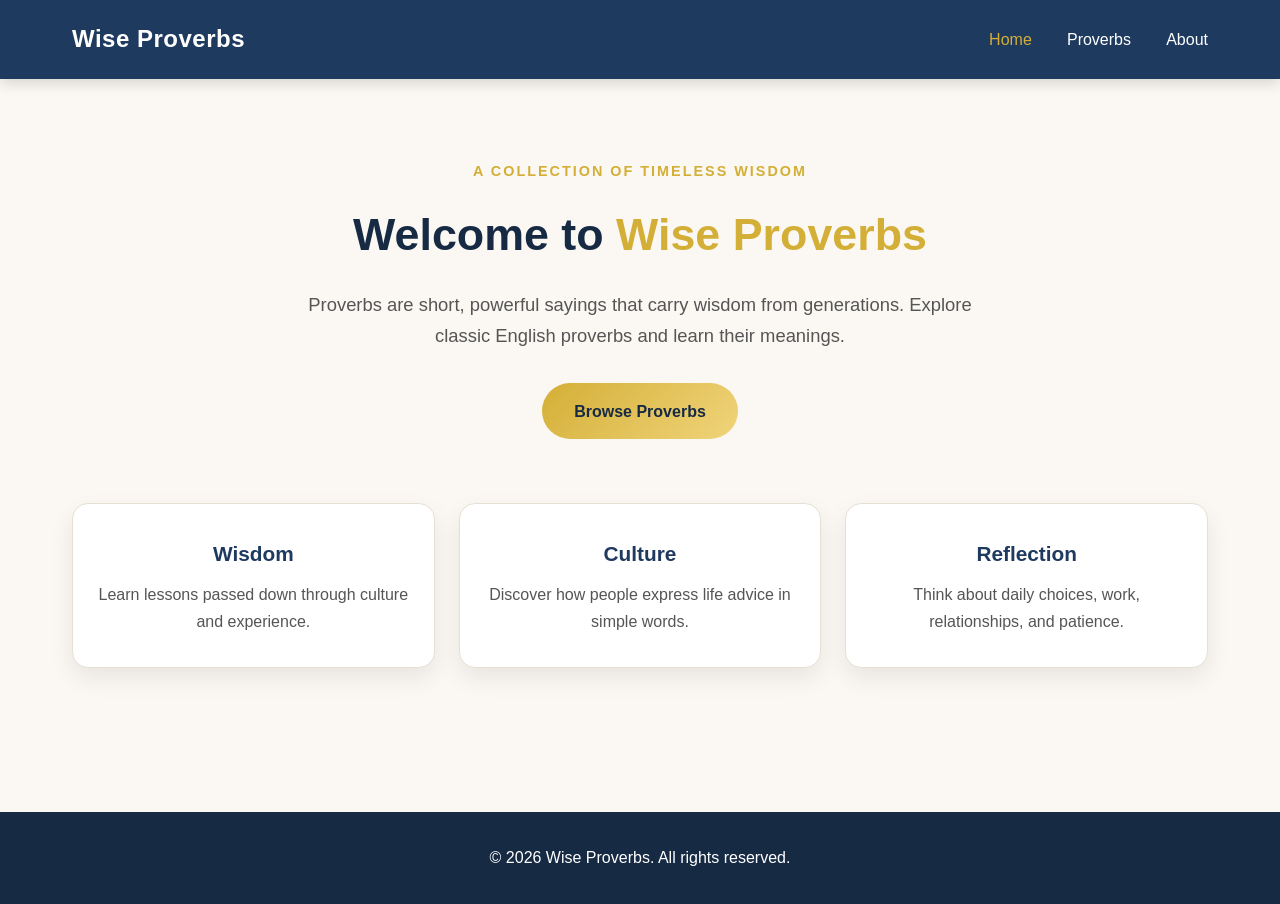
<file: index.html>
<!DOCTYPE html>
<html lang="en">
<head>
    <meta charset="UTF-8" />
    <meta name="viewport" content="width=device-width, initial-scale=1.0" />
    <title>Home | Wise Proverbs</title>
    <link rel="stylesheet" href="style.css" />
    <link rel="icon" href="图标一.png" type="image/png">
</head>
<body>
    <header class="site-header">
        <nav class="navbar">
            <div class="logo">Wise Proverbs</div>
            <ul class="nav-links">
                <li><a href="index.html" class="active">Home</a></li>
                <li><a href="proverbs.html">Proverbs</a></li>
                <li><a href="about.html">About</a></li>
            </ul>
            <div class="menu-btn" id="menuBtn">☰</div>
        </nav>
    </header>

    <main>
        <section class="hero">
            <div class="hero-content">
                <p class="eyebrow">A Collection of Timeless Wisdom</p>
                <h1>Welcome to <span>Wise Proverbs</span></h1>
                <p class="hero-text">
                    Proverbs are short, powerful sayings that carry wisdom from generations.
                    Explore classic English proverbs and learn their meanings.
                </p>
                <a href="proverbs.html" class="btn btn-primary">Browse Proverbs</a>
            </div>

            <div class="hero-cards">
                <div class="info-card">
                    <h3>Wisdom</h3>
                    <p>Learn lessons passed down through culture and experience.</p>
                </div>
                <div class="info-card">
                    <h3>Culture</h3>
                    <p>Discover how people express life advice in simple words.</p>
                </div>
                <div class="info-card">
                    <h3>Reflection</h3>
                    <p>Think about daily choices, work, relationships, and patience.</p>
                </div>
            </div>
        </section>
    </main>

    <footer class="site-footer">
        <p>&copy; 2026 Wise Proverbs. All rights reserved.</p>
    </footer>

    <script src="script.js"></script>
</body>
</html>
</file>
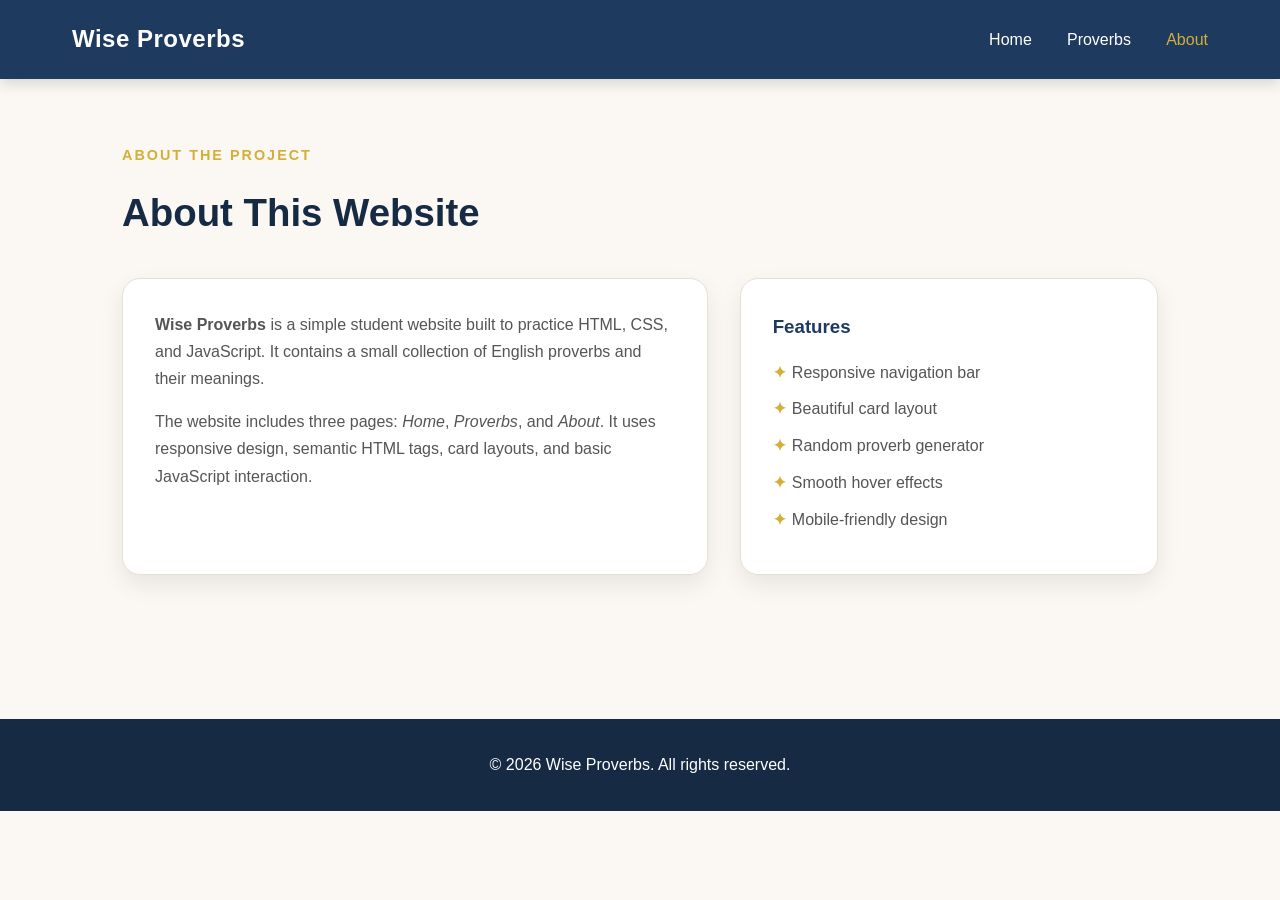
<file: about.html>
<!DOCTYPE html>
<html lang="en">
<head>
    <meta charset="UTF-8" />
    <meta name="viewport" content="width=device-width, initial-scale=1.0" />
    <title>About | Wise Proverbs</title>
    <link rel="stylesheet" href="style.css" />
</head>
<body>
    <header class="site-header">
        <nav class="navbar">
            <div class="logo">Wise Proverbs</div>
            <ul class="nav-links">
                <li><a href="index.html">Home</a></li>
                <li><a href="proverbs.html">Proverbs</a></li>
                <li><a href="about.html" class="active">About</a></li>
            </ul>
            <div class="menu-btn" id="menuBtn">☰</div>
        </nav>
    </header>

    <main>
        <section class="page-section about-section">
            <p class="eyebrow">About the Project</p>
            <h2>About This Website</h2>

            <div class="about-grid">
                <div class="about-text">
                    <p>
                        <strong>Wise Proverbs</strong> is a simple student website built to practice HTML, CSS, and
                        JavaScript. It contains a small collection of English proverbs and their meanings.
                    </p>
                    <p>
                        The website includes three pages: <em>Home</em>, <em>Proverbs</em>, and <em>About</em>.
                        It uses responsive design, semantic HTML tags, card layouts, and basic JavaScript
                        interaction.
                    </p>
                </div>

                <div class="about-features">
                    <h3>Features</h3>
                    <ul>
                        <li>Responsive navigation bar</li>
                        <li>Beautiful card layout</li>
                        <li>Random proverb generator</li>
                        <li>Smooth hover effects</li>
                        <li>Mobile-friendly design</li>
                    </ul>
                </div>
            </div>
        </section>
    </main>

    <footer class="site-footer">
        <p>&copy; 2026 Wise Proverbs. All rights reserved.</p>
    </footer>

    <script src="script.js"></script>
</body>
</html>
</file>
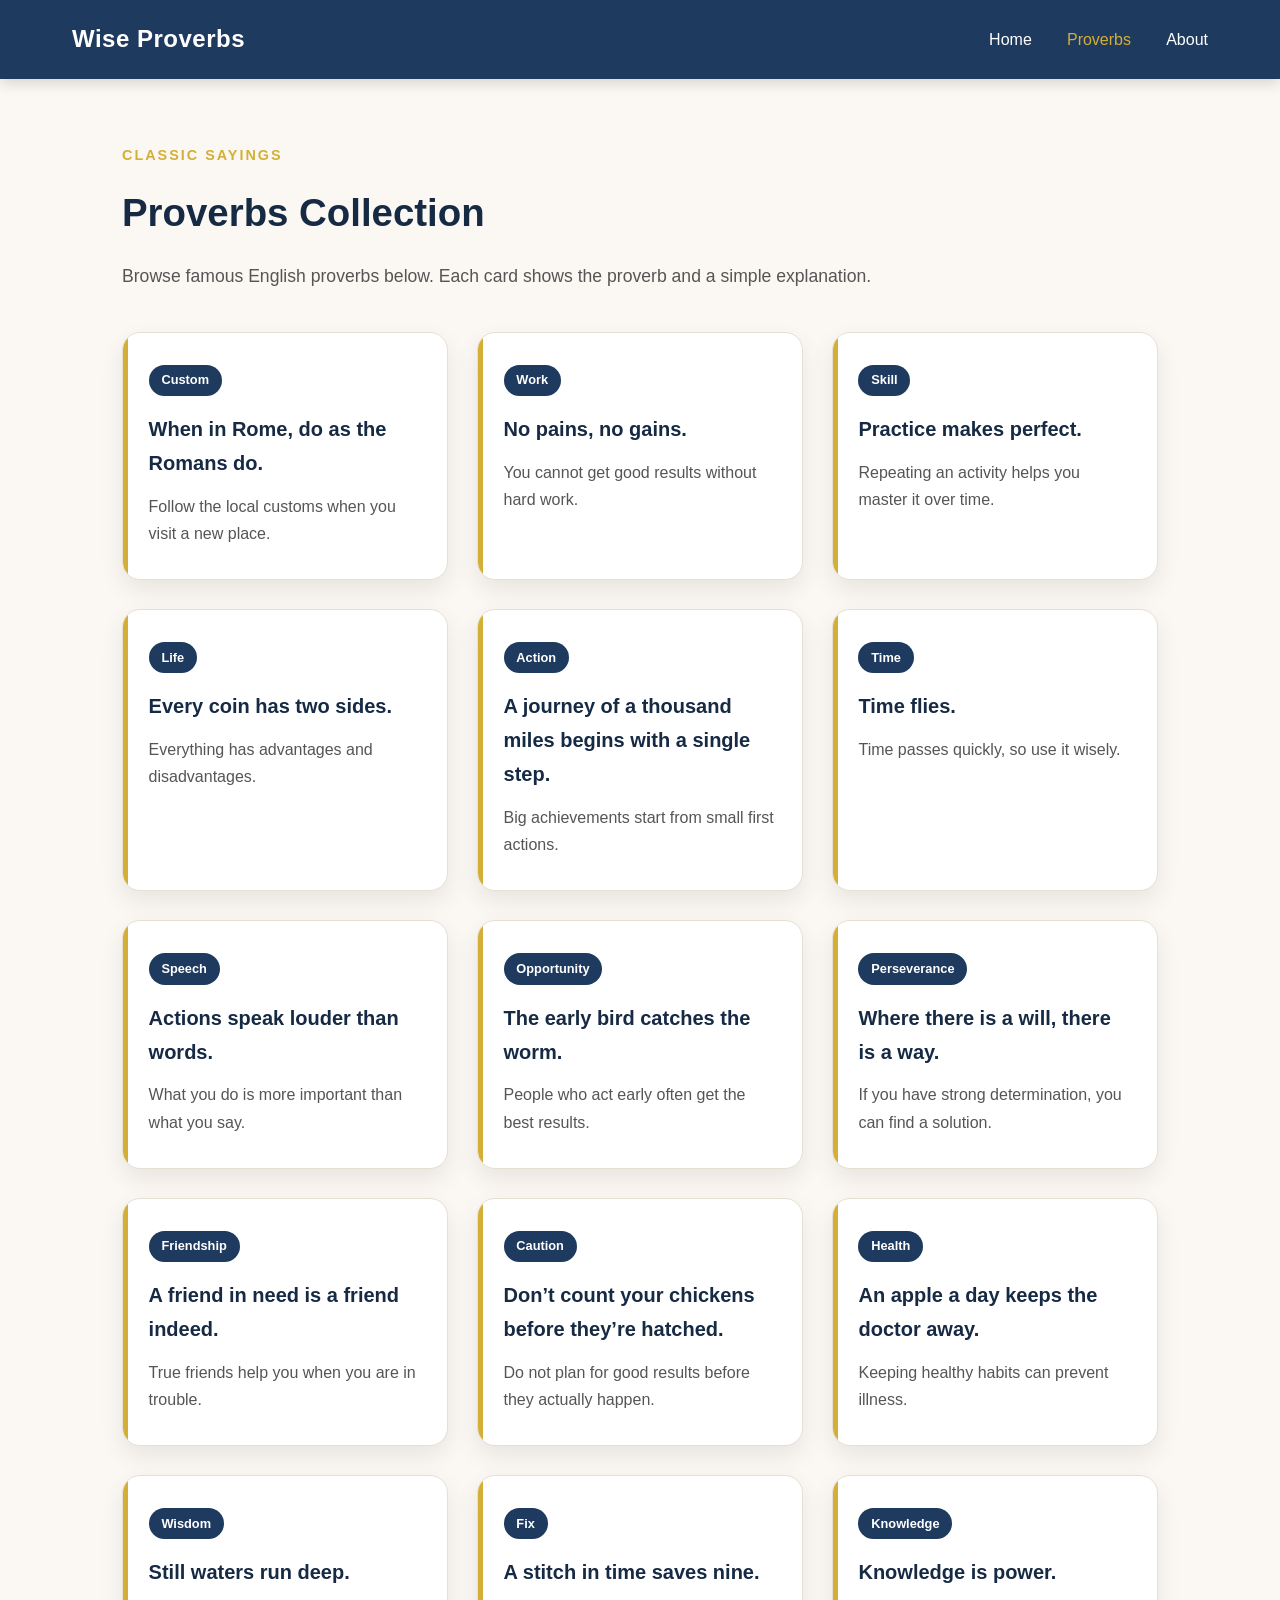
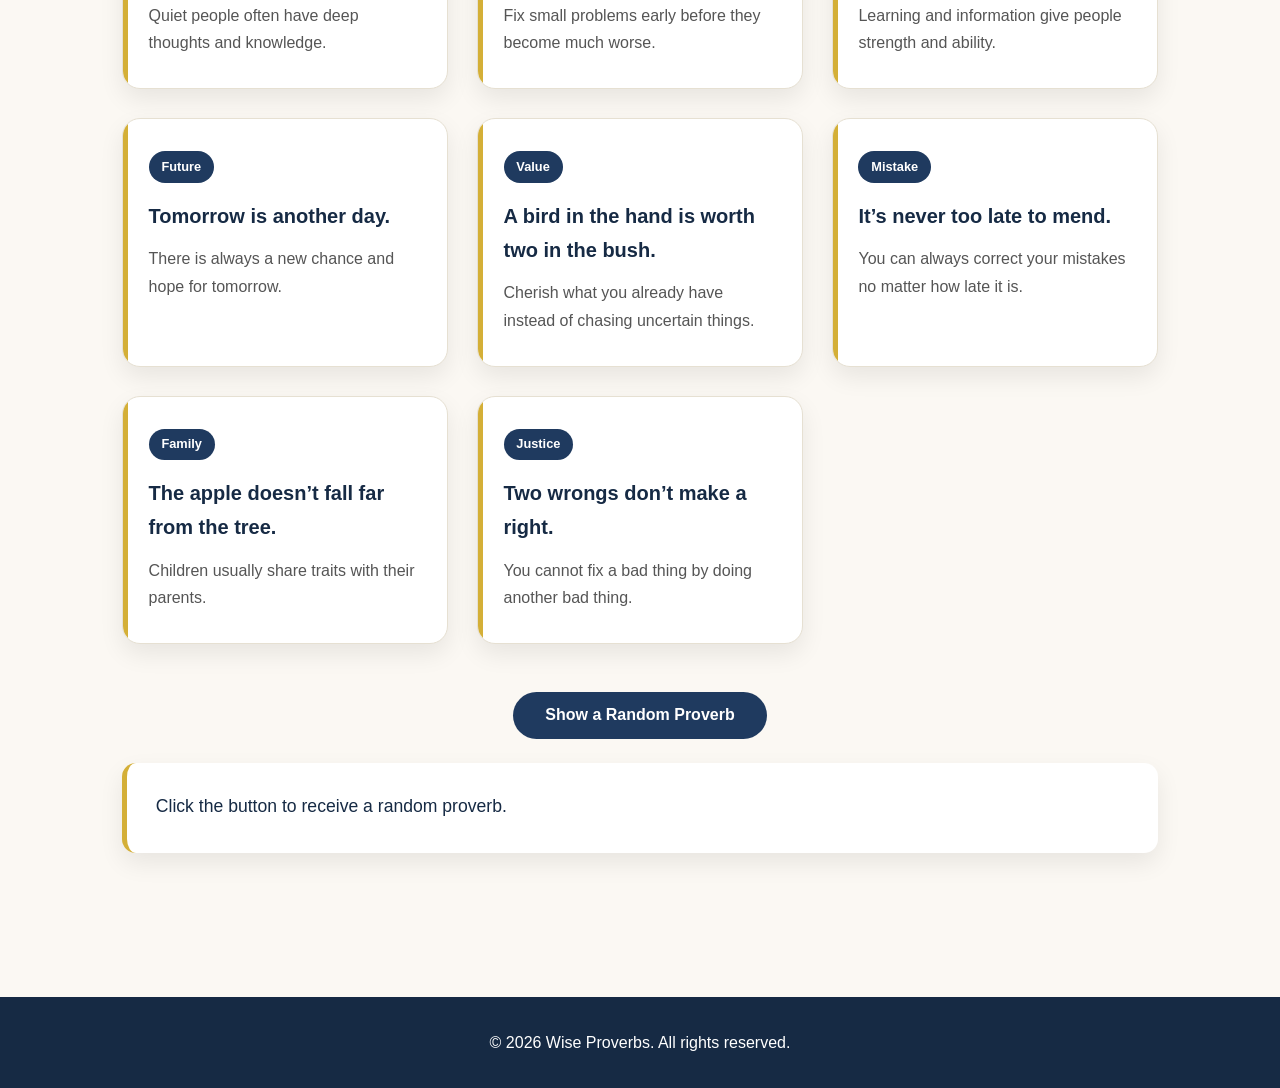
<file: proverbs.html>
<!DOCTYPE html>
<html lang="en">
<head>
    <meta charset="UTF-8" />
    <meta name="viewport" content="width=device-width, initial-scale=1.0" />
    <title>Proverbs | Wise Proverbs</title>
    <link rel="stylesheet" href="style.css" />
</head>
<body>
    <header class="site-header">
        <nav class="navbar">
            <div class="logo">Wise Proverbs</div>
            <ul class="nav-links">
                <li><a href="index.html">Home</a></li>
                <li><a href="proverbs.html" class="active">Proverbs</a></li>
                <li><a href="about.html">About</a></li>
            </ul>
            <div class="menu-btn" id="menuBtn">☰</div>
        </nav>
    </header>

    <main>
        <section class="page-section">
            <p class="eyebrow">Classic Sayings</p>
            <h2>Proverbs Collection</h2>
            <p class="section-text">
                Browse famous English proverbs below. Each card shows the proverb and a simple explanation.
            </p>

            <div class="proverb-grid">
                <article class="proverb-card">
                    <span class="card-tag">Custom</span>
                    <h3>When in Rome, do as the Romans do.</h3>
                    <p>Follow the local customs when you visit a new place.</p>
                </article>

                <article class="proverb-card">
                    <span class="card-tag">Work</span>
                    <h3>No pains, no gains.</h3>
                    <p>You cannot get good results without hard work.</p>
                </article>

                <article class="proverb-card">
                    <span class="card-tag">Skill</span>
                    <h3>Practice makes perfect.</h3>
                    <p>Repeating an activity helps you master it over time.</p>
                </article>

                <article class="proverb-card">
                    <span class="card-tag">Life</span>
                    <h3>Every coin has two sides.</h3>
                    <p>Everything has advantages and disadvantages.</p>
                </article>

                <article class="proverb-card">
                    <span class="card-tag">Action</span>
                    <h3>A journey of a thousand miles begins with a single step.</h3>
                    <p>Big achievements start from small first actions.</p>
                </article>

                <article class="proverb-card">
                    <span class="card-tag">Time</span>
                    <h3>Time flies.</h3>
                    <p>Time passes quickly, so use it wisely.</p>
                </article>

                <article class="proverb-card">
                    <span class="card-tag">Speech</span>
                    <h3>Actions speak louder than words.</h3>
                    <p>What you do is more important than what you say.</p>
                </article>

                <article class="proverb-card">
                    <span class="card-tag">Opportunity</span>
                    <h3>The early bird catches the worm.</h3>
                    <p>People who act early often get the best results.</p>
                </article>

                <article class="proverb-card">
                    <span class="card-tag">Perseverance</span>
                    <h3>Where there is a will, there is a way.</h3>
                    <p>If you have strong determination, you can find a solution.</p>
                </article>

                <article class="proverb-card">
                    <span class="card-tag">Friendship</span>
                    <h3>A friend in need is a friend indeed.</h3>
                    <p>True friends help you when you are in trouble.</p>
                </article>

                <article class="proverb-card">
                    <span class="card-tag">Caution</span>
                    <h3>Don’t count your chickens before they’re hatched.</h3>
                    <p>Do not plan for good results before they actually happen.</p>
                </article>

                <article class="proverb-card">
                    <span class="card-tag">Health</span>
                    <h3>An apple a day keeps the doctor away.</h3>
                    <p>Keeping healthy habits can prevent illness.</p>
                </article>

                <article class="proverb-card">
                    <span class="card-tag">Wisdom</span>
                    <h3>Still waters run deep.</h3>
                    <p>Quiet people often have deep thoughts and knowledge.</p>
                </article>

                <article class="proverb-card">
                    <span class="card-tag">Fix</span>
                    <h3>A stitch in time saves nine.</h3>
                    <p>Fix small problems early before they become much worse.</p>
                </article>

                <article class="proverb-card">
                    <span class="card-tag">Knowledge</span>
                    <h3>Knowledge is power.</h3>
                    <p>Learning and information give people strength and ability.</p>
                </article>

                <article class="proverb-card">
                    <span class="card-tag">Future</span>
                    <h3>Tomorrow is another day.</h3>
                    <p>There is always a new chance and hope for tomorrow.</p>
                </article>

                <article class="proverb-card">
                    <span class="card-tag">Value</span>
                    <h3>A bird in the hand is worth two in the bush.</h3>
                    <p>Cherish what you already have instead of chasing uncertain things.</p>
                </article>

                <article class="proverb-card">
                    <span class="card-tag">Mistake</span>
                    <h3>It’s never too late to mend.</h3>
                    <p>You can always correct your mistakes no matter how late it is.</p>
                </article>

                <article class="proverb-card">
                    <span class="card-tag">Family</span>
                    <h3>The apple doesn’t fall far from the tree.</h3>
                    <p>Children usually share traits with their parents.</p>
                </article>

                <article class="proverb-card">
                    <span class="card-tag">Justice</span>
                    <h3>Two wrongs don’t make a right.</h3>
                    <p>You cannot fix a bad thing by doing another bad thing.</p>
                </article>
            </div>

            <div class="random-section">
                <button class="btn btn-secondary" id="randomBtn">Show a Random Proverb</button>
                <div class="random-box" id="randomResult">
                    <p>Click the button to receive a random proverb.</p>
                </div>
            </div>
        </section>
    </main>

    <footer class="site-footer">
        <p>&copy; 2026 Wise Proverbs. All rights reserved.</p>
    </footer>

    <script src="script.js"></script>
</body>
</html>
</file>
<file: style.css>
/* ===== Reset & Base ===== */
* {
    margin: 0;
    padding: 0;
    box-sizing: border-box;
}

:root {
    --primary: #1f3a5f;
    --primary-dark: #162a44;
    --accent: #d4af37;
    --accent-light: #f0d47a;
    --bg: #fbf8f3;
    --card-bg: #ffffff;
    --text: #222222;
    --text-light: #555555;
    --border: #e6e0d2;
    --shadow: 0 10px 25px rgba(0, 0, 0, 0.08);
}

html {
    scroll-behavior: smooth;
}

body {
    font-family: "Segoe UI", "Helvetica Neue", Arial, sans-serif;
    background-color: var(--bg);
    color: var(--text);
    line-height: 1.7;
}

a {
    text-decoration: none;
    color: inherit;
}

ul {
    list-style: none;
}

/* ===== Header & Navbar ===== */
.site-header {
    background-color: var(--primary);
    box-shadow: 0 4px 14px rgba(0, 0, 0, 0.15);
    position: sticky;
    top: 0;
    z-index: 100;
}

.navbar {
    max-width: 1200px;
    margin: 0 auto;
    padding: 1.2rem 2rem;
    display: flex;
    justify-content: space-between;
    align-items: center;
}

.logo {
    font-size: 1.5rem;
    font-weight: 800;
    color: #fff;
    letter-spacing: 0.5px;
}

.nav-links {
    display: flex;
    gap: 2.2rem;
}

.nav-links a {
    color: #fff;
    font-weight: 500;
    font-size: 1rem;
    transition: color 0.3s ease;
}

.nav-links a:hover,
.nav-links a.active {
    color: var(--accent);
}

.menu-btn {
    display: none;
    font-size: 1.8rem;
    color: #fff;
    cursor: pointer;
}

/* ===== Hero Section ===== */
.hero {
    max-width: 1200px;
    margin: 0 auto;
    padding: 5rem 2rem 4rem;
    text-align: center;
}

.hero-content h1 {
    font-size: 2.8rem;
    margin-bottom: 1rem;
    color: var(--primary-dark);
}

.hero-content h1 span {
    color: var(--accent);
}

.eyebrow {
    color: var(--accent);
    font-weight: 700;
    text-transform: uppercase;
    letter-spacing: 2px;
    font-size: 0.9rem;
    margin-bottom: 0.8rem;
}

.hero-text {
    font-size: 1.15rem;
    color: var(--text-light);
    max-width: 720px;
    margin: 0 auto 2rem;
}

/* ===== Buttons ===== */
.btn {
    display: inline-block;
    padding: 0.9rem 2rem;
    border-radius: 50px;
    font-weight: 700;
    font-size: 1rem;
    border: none;
    cursor: pointer;
    transition: all 0.3s ease;
}

.btn-primary {
    background: linear-gradient(135deg, var(--accent), var(--accent-light));
    color: var(--primary-dark);
}

.btn-primary:hover {
    transform: translateY(-3px);
    box-shadow: 0 12px 24px rgba(212, 175, 55, 0.35);
}

.btn-secondary {
    background-color: var(--primary);
    color: #fff;
}

.btn-secondary:hover {
    background-color: var(--primary-dark);
    transform: translateY(-2px);
}

/* ===== Hero Cards ===== */
.hero-cards {
    display: grid;
    grid-template-columns: repeat(auto-fit, minmax(240px, 1fr));
    gap: 1.5rem;
    margin-top: 4rem;
}

.info-card {
    background-color: var(--card-bg);
    padding: 2rem 1.5rem;
    border-radius: 16px;
    border: 1px solid var(--border);
    box-shadow: var(--shadow);
    transition: transform 0.3s ease, box-shadow 0.3s ease;
}

.info-card:hover {
    transform: translateY(-8px);
    box-shadow: 0 20px 40px rgba(0, 0, 0, 0.12);
}

.info-card h3 {
    color: var(--primary);
    margin-bottom: 0.6rem;
    font-size: 1.3rem;
}

.info-card p {
    color: var(--text-light);
}

/* ===== Page Section ===== */
.page-section {
    max-width: 1100px;
    margin: 0 auto;
    padding: 4rem 2rem;
}

.page-section h2 {
    font-size: 2.4rem;
    color: var(--primary-dark);
    margin-bottom: 1rem;
}

.section-text {
    color: var(--text-light);
    margin-bottom: 2.5rem;
    font-size: 1.1rem;
}

/* ===== Proverb Grid ===== */
.proverb-grid {
    display: grid;
    grid-template-columns: repeat(auto-fit, minmax(280px, 1fr));
    gap: 1.8rem;
}

.proverb-card {
    background-color: var(--card-bg);
    padding: 2rem 1.6rem;
    border-radius: 18px;
    border: 1px solid var(--border);
    box-shadow: var(--shadow);
    transition: transform 0.35s ease, box-shadow 0.35s ease;
    position: relative;
    overflow: hidden;
}

.proverb-card::before {
    content: "";
    position: absolute;
    top: 0;
    left: 0;
    width: 5px;
    height: 100%;
    background-color: var(--accent);
}

.proverb-card:hover {
    transform: translateY(-10px);
    box-shadow: 0 22px 45px rgba(0, 0, 0, 0.14);
}

.card-tag {
    display: inline-block;
    background-color: var(--primary);
    color: #fff;
    padding: 0.3rem 0.8rem;
    border-radius: 20px;
    font-size: 0.8rem;
    font-weight: 700;
    margin-bottom: 1rem;
}

.proverb-card h3 {
    font-size: 1.25rem;
    color: var(--primary-dark);
    margin-bottom: 0.8rem;
}

.proverb-card p {
    color: var(--text-light);
}

/* ===== Random Section ===== */
.random-section {
    margin-top: 3rem;
    text-align: center;
}

.random-box {
    margin-top: 1.5rem;
    background-color: var(--card-bg);
    border-left: 5px solid var(--accent);
    padding: 1.8rem;
    border-radius: 14px;
    box-shadow: var(--shadow);
    font-size: 1.1rem;
    color: var(--primary-dark);
    min-height: 90px;
    text-align: left;
}

/* ===== About Section ===== */
.about-section h2 {
    margin-bottom: 2rem;
}

.about-grid {
    display: grid;
    grid-template-columns: 1.4fr 1fr;
    gap: 2rem;
}

.about-text,
.about-features {
    background-color: var(--card-bg);
    padding: 2rem;
    border-radius: 18px;
    border: 1px solid var(--border);
    box-shadow: var(--shadow);
}

.about-text p {
    margin-bottom: 1rem;
    color: var(--text-light);
}

.about-features h3 {
    color: var(--primary);
    margin-bottom: 1rem;
}

.about-features ul li {
    padding-left: 1.2rem;
    position: relative;
    margin-bottom: 0.6rem;
    color: var(--text-light);
}

.about-features ul li::before {
    content: "✦";
    color: var(--accent);
    position: absolute;
    left: 0;
    font-weight: bold;
}

/* ===== Footer ===== */
.site-footer {
    background-color: var(--primary-dark);
    color: #fff;
    text-align: center;
    padding: 2rem;
    margin-top: 5rem;
}

/* ===== Mobile Responsive ===== */
@media (max-width: 768px) {
    .nav-links {
        position: fixed;
        top: 72px;
        left: -100%;
        flex-direction: column;
        background-color: var(--primary-dark);
        width: 100%;
        padding: 2rem 0;
        text-align: center;
        gap: 1.5rem;
        transition: left 0.4s ease;
    }

    .nav-links.open {
        left: 0;
    }

    .menu-btn {
        display: block;
    }

    .hero-content h1 {
        font-size: 2.1rem;
    }

    .about-grid {
        grid-template-columns: 1fr;
    }

    .page-section h2 {
        font-size: 2rem;
    }
}
</file>
